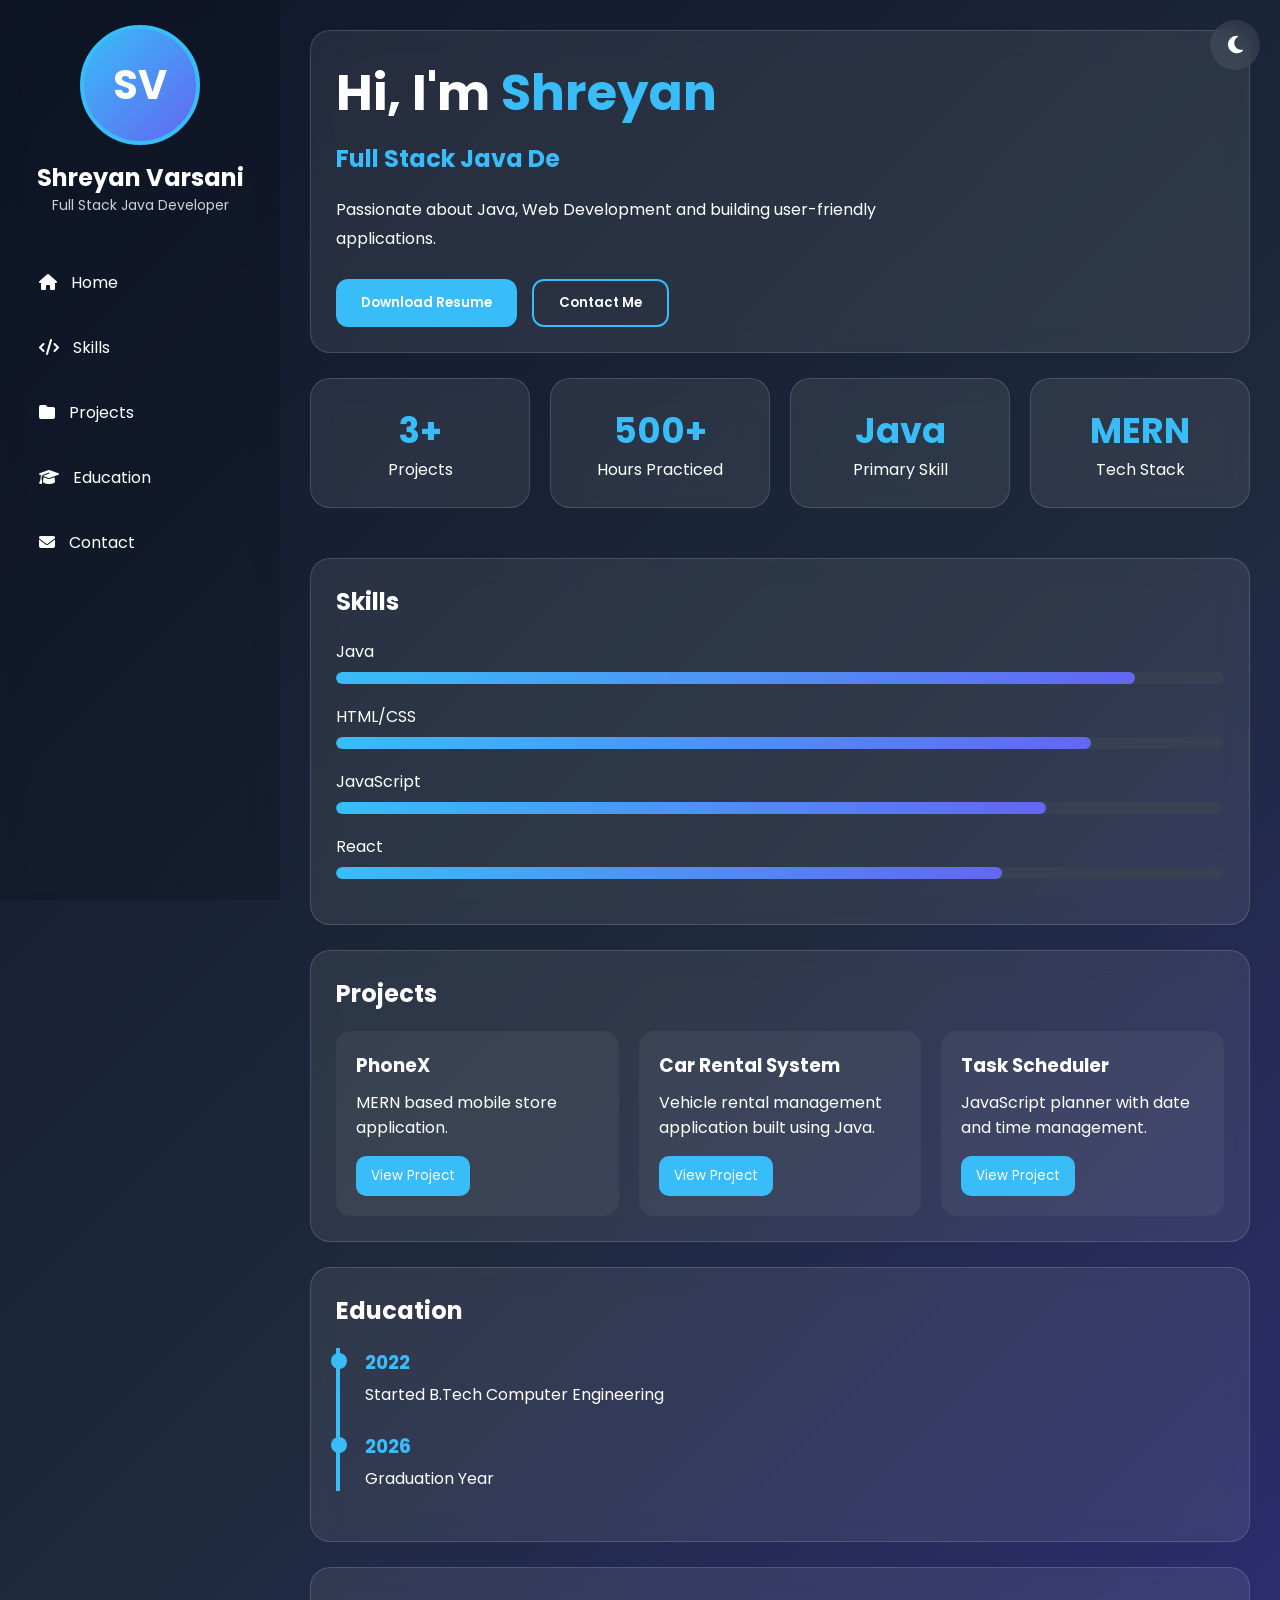
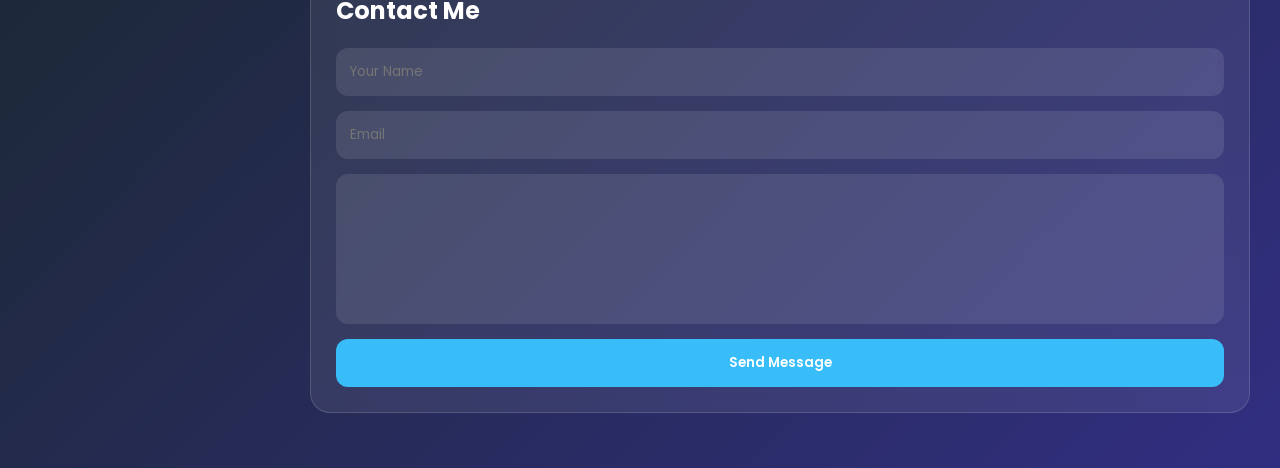
<file: task 1/index.html>
<!DOCTYPE html>
<html lang="en">
<head>
<meta charset="UTF-8">
<meta name="viewport" content="width=device-width, initial-scale=1.0">
<title>Developer Dashboard Portfolio</title>

<link rel="stylesheet" href="style.css">

<link rel="preconnect" href="https://fonts.googleapis.com">
<link href="https://fonts.googleapis.com/css2?family=Poppins:wght@300;400;500;600;700&display=swap" rel="stylesheet">

<link rel="stylesheet"
href="https://cdnjs.cloudflare.com/ajax/libs/font-awesome/6.5.1/css/all.min.css">

</head>
<body>

<div class="theme-toggle">
    <i class="fas fa-moon"></i>
</div>

<div class="container">

    <aside class="sidebar">

        <div class="profile">

            <div class="profile-avatar">
    SV
</div>

            <h2>Shreyan Varsani</h2>

            <p>Full Stack Java Developer</p>

        </div>

        <nav>

            <a href="#home">
                <i class="fas fa-home"></i>
                Home
            </a>

            <a href="#skills">
                <i class="fas fa-code"></i>
                Skills
            </a>

            <a href="#projects">
                <i class="fas fa-folder"></i>
                Projects
            </a>

            <a href="#education">
                <i class="fas fa-graduation-cap"></i>
                Education
            </a>

            <a href="#contact">
                <i class="fas fa-envelope"></i>
                Contact
            </a>

        </nav>

    </aside>

    <main class="content">

        <section id="home" class="hero card">

            <div class="hero-text">

                <h1>
                    Hi, I'm
                    <span>Shreyan</span>
                </h1>

                <h2 id="typing"></h2>

                <p>
                    Passionate about Java,
                    Web Development and
                    building user-friendly applications.
                </p>

                <div class="hero-buttons">

                    <button>
                        Download Resume
                    </button>

                    <button class="outline">
                        Contact Me
                    </button>

                </div>

            </div>

        </section>

        <section class="stats">

            <div class="stat-card card">

                <h3>3+</h3>

                <p>Projects</p>

            </div>

            <div class="stat-card card">

                <h3>500+</h3>

                <p>Hours Practiced</p>

            </div>

            <div class="stat-card card">

                <h3>Java</h3>

                <p>Primary Skill</p>

            </div>

            <div class="stat-card card">

                <h3>MERN</h3>

                <p>Tech Stack</p>

            </div>

        </section>

        <section
        id="skills"
        class="card">

            <h2>Skills</h2>

            <div class="skill">

                <span>Java</span>

                <div class="bar">
                    <div
                    class="fill"
                    style="width:90%">
                    </div>
                </div>

            </div>

            <div class="skill">

                <span>HTML/CSS</span>

                <div class="bar">
                    <div
                    class="fill"
                    style="width:85%">
                    </div>
                </div>

            </div>

            <div class="skill">

                <span>JavaScript</span>

                <div class="bar">
                    <div
                    class="fill"
                    style="width:80%">
                    </div>
                </div>

            </div>

            <div class="skill">

                <span>React</span>

                <div class="bar">
                    <div
                    class="fill"
                    style="width:75%">
                    </div>
                </div>

            </div>

        </section>

        <section
        id="projects"
        class="card">

            <h2>Projects</h2>

            <div class="project-grid">

                <div class="project-card">

                    <h3>PhoneX</h3>

                    <p>
                        MERN based
                        mobile store application.
                    </p>

                    <button>
                        View Project
                    </button>

                </div>

                <div class="project-card">

                    <h3>
                        Car Rental System
                    </h3>

                    <p>
                        Vehicle rental
                        management application
                        built using Java.
                    </p>

                    <button>
                        View Project
                    </button>

                </div>

                <div class="project-card">

                    <h3>
                        Task Scheduler
                    </h3>

                    <p>
                        JavaScript planner
                        with date and time
                        management.
                    </p>

                    <button>
                        View Project
                    </button>

                </div>

            </div>

        </section>

        <section
        id="education"
        class="card">

            <h2>Education</h2>

            <div class="timeline">

                <div class="timeline-item">

                    <h3>2022</h3>

                    <p>
                        Started B.Tech
                        Computer Engineering
                    </p>

                </div>

                <div class="timeline-item">

                    <h3>2026</h3>

                    <p>
                        Graduation Year
                    </p>

                </div>

            </div>

        </section>

        <section
        id="contact"
        class="card">

            <h2>Contact Me</h2>

            <form>

                <input
                type="text"
                placeholder="Your Name">

                <input
                type="email"
                placeholder="Email">

                <textarea
                placeholder="Message">
                </textarea>

                <button>
                    Send Message
                </button>

            </form>

        </section>

    </main>

</div>

<script src="script.js"></script>

</body>
</html>
</file>
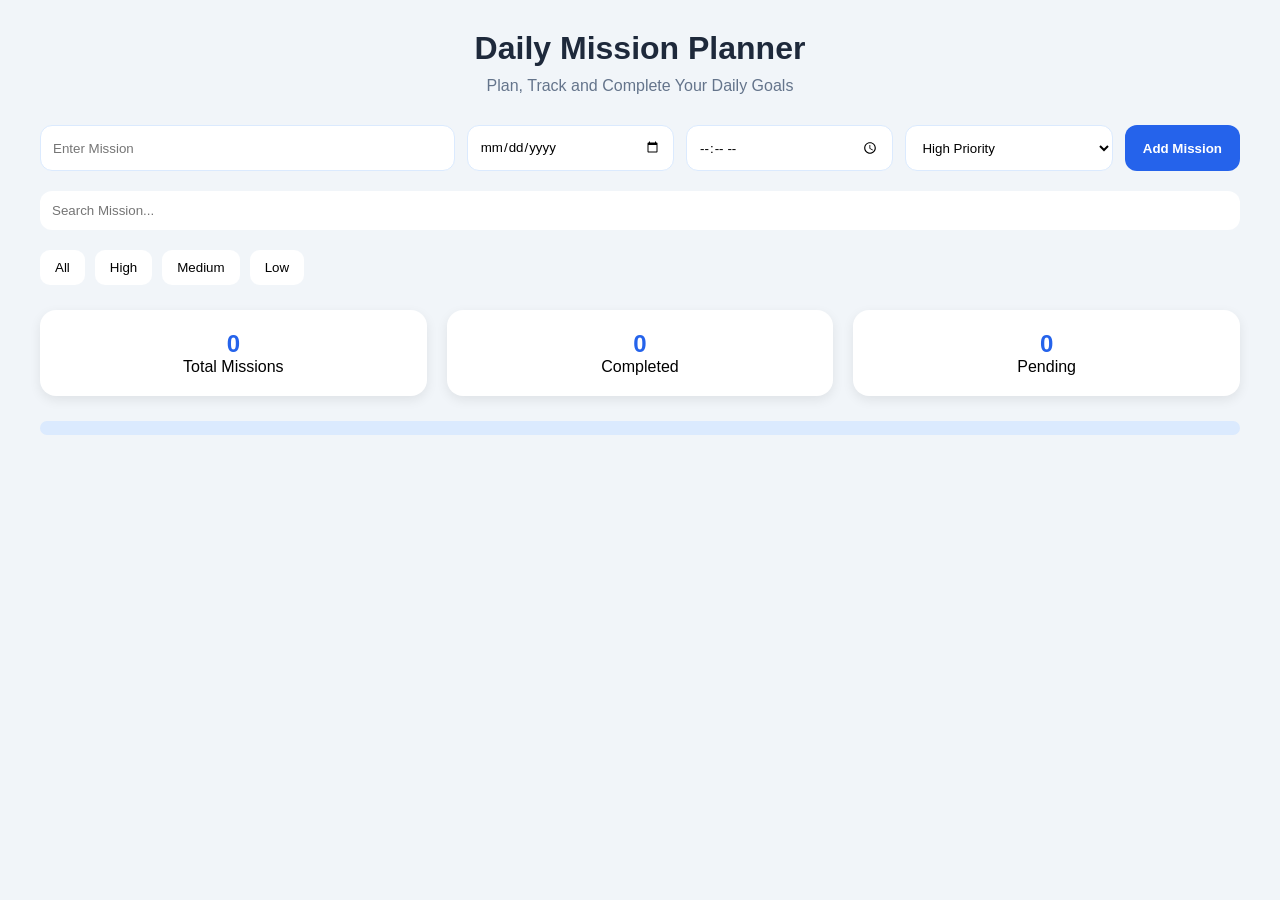
<file: task 2/index.html>
<!DOCTYPE html>
<html lang="en">

<head>
    <meta charset="UTF-8">
    <meta name="viewport"
        content="width=device-width, initial-scale=1.0">

    <title>Mission Planner</title>

    <link rel="stylesheet" href="style.css">

    <link rel="stylesheet"
        href="https://cdnjs.cloudflare.com/ajax/libs/font-awesome/6.5.1/css/all.min.css">
</head>

<body>

    <div class="container">

        <div class="header">

            <h1>
                Daily Mission Planner
            </h1>

            <p>
                Plan, Track and Complete
                Your Daily Goals
            </p>

        </div>

        <div class="top-section">

            <input
                type="text"
                id="taskInput"
                placeholder="Enter Mission">

            <input
                type="date"
                id="taskDate">

            <input
                type="time"
                id="taskTime">

            <select id="priority">

                <option value="high">
                    High Priority
                </option>

                <option value="medium">
                    Medium Priority
                </option>

                <option value="low">
                    Low Priority
                </option>

            </select>

            <button id="addBtn">
                Add Mission
            </button>

        </div>

        <div class="search-area">

            <input
                type="text"
                id="searchInput"
                placeholder="Search Mission...">

        </div>

        <div class="filters">

            <button
                class="filter-btn"
                data-filter="all">
                All
            </button>

            <button
                class="filter-btn"
                data-filter="high">
                High
            </button>

            <button
                class="filter-btn"
                data-filter="medium">
                Medium
            </button>

            <button
                class="filter-btn"
                data-filter="low">
                Low
            </button>

        </div>

        <div class="stats">

            <div class="card">

                <h2 id="totalTasks">
                    0
                </h2>

                <p>
                    Total Missions
                </p>

            </div>

            <div class="card">

                <h2 id="completedTasks">
                    0
                </h2>

                <p>
                    Completed
                </p>

            </div>

            <div class="card">

                <h2 id="pendingTasks">
                    0
                </h2>

                <p>
                    Pending
                </p>

            </div>

        </div>

        <div class="progress-container">

            <div id="progressBar">

            </div>

        </div>

        <ul id="taskList">

        </ul>

    </div>

    <script src="script.js"></script>

</body>

</html>
</file>
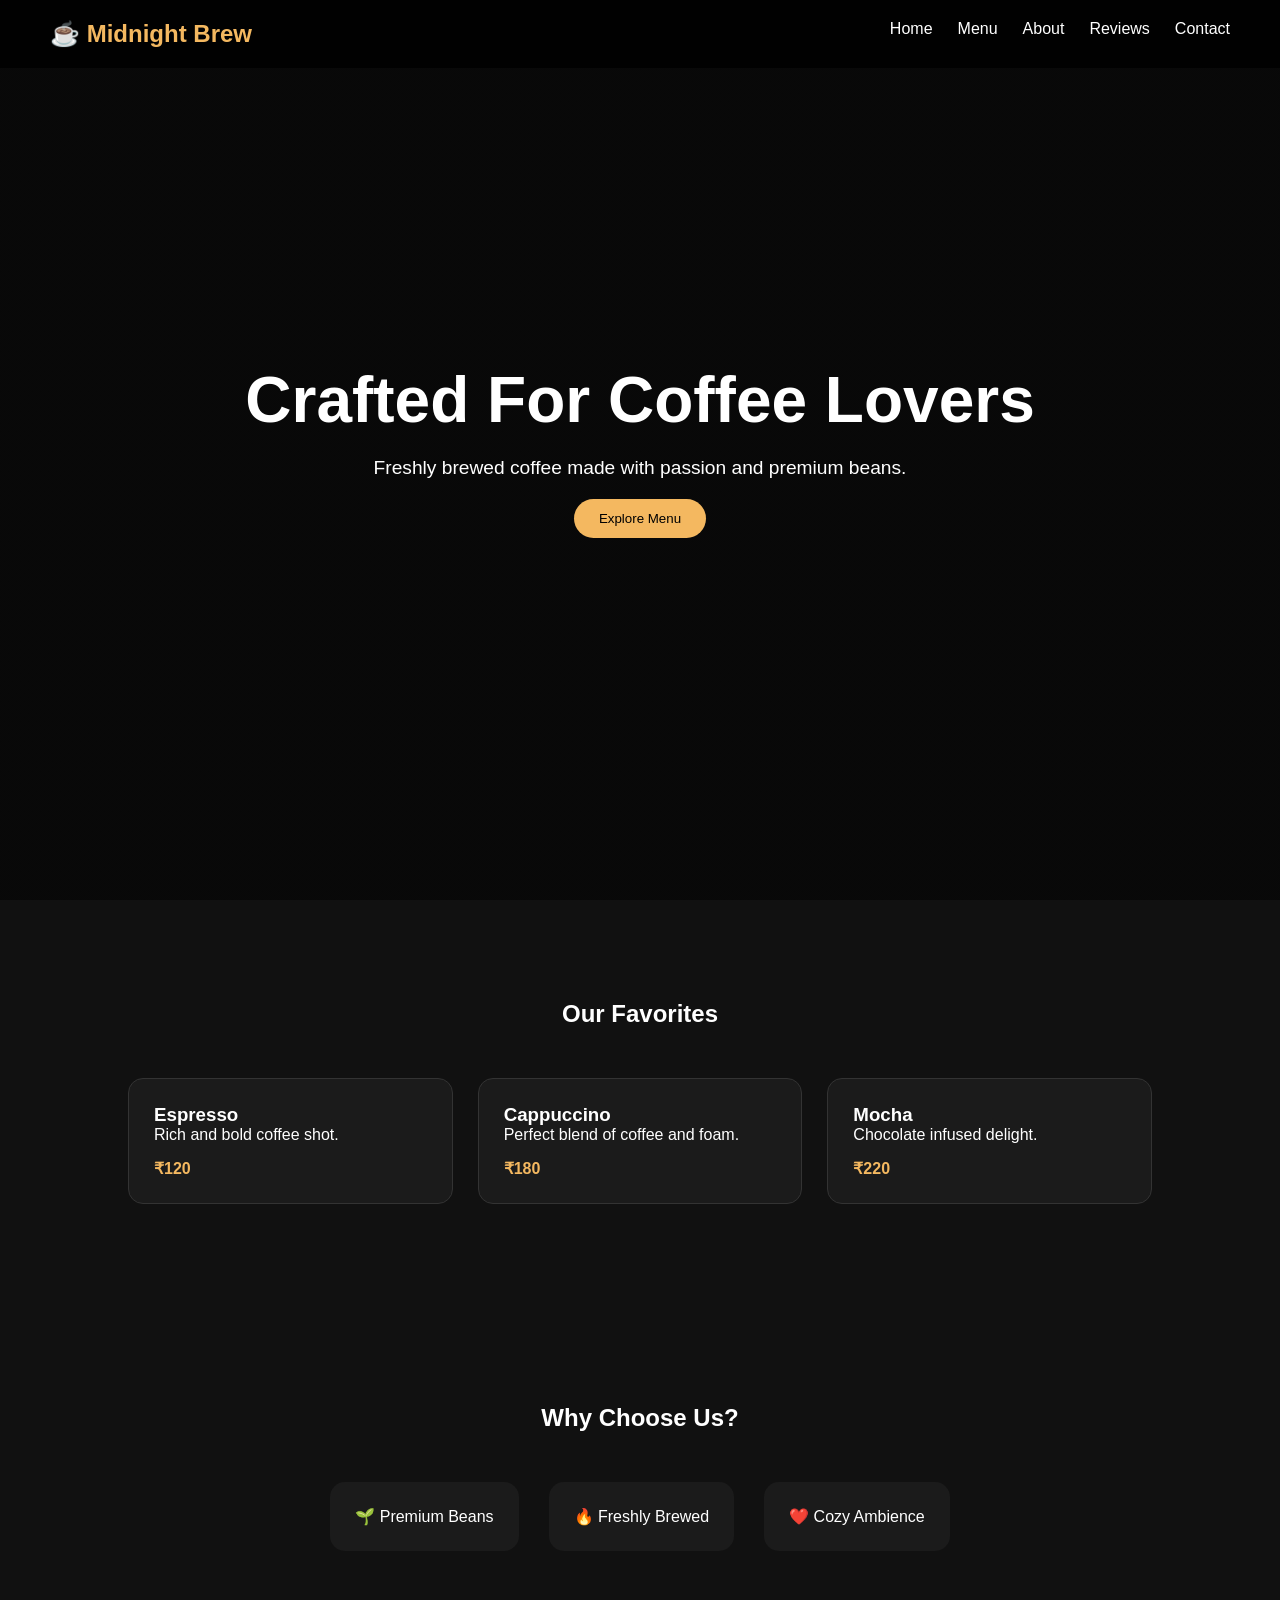
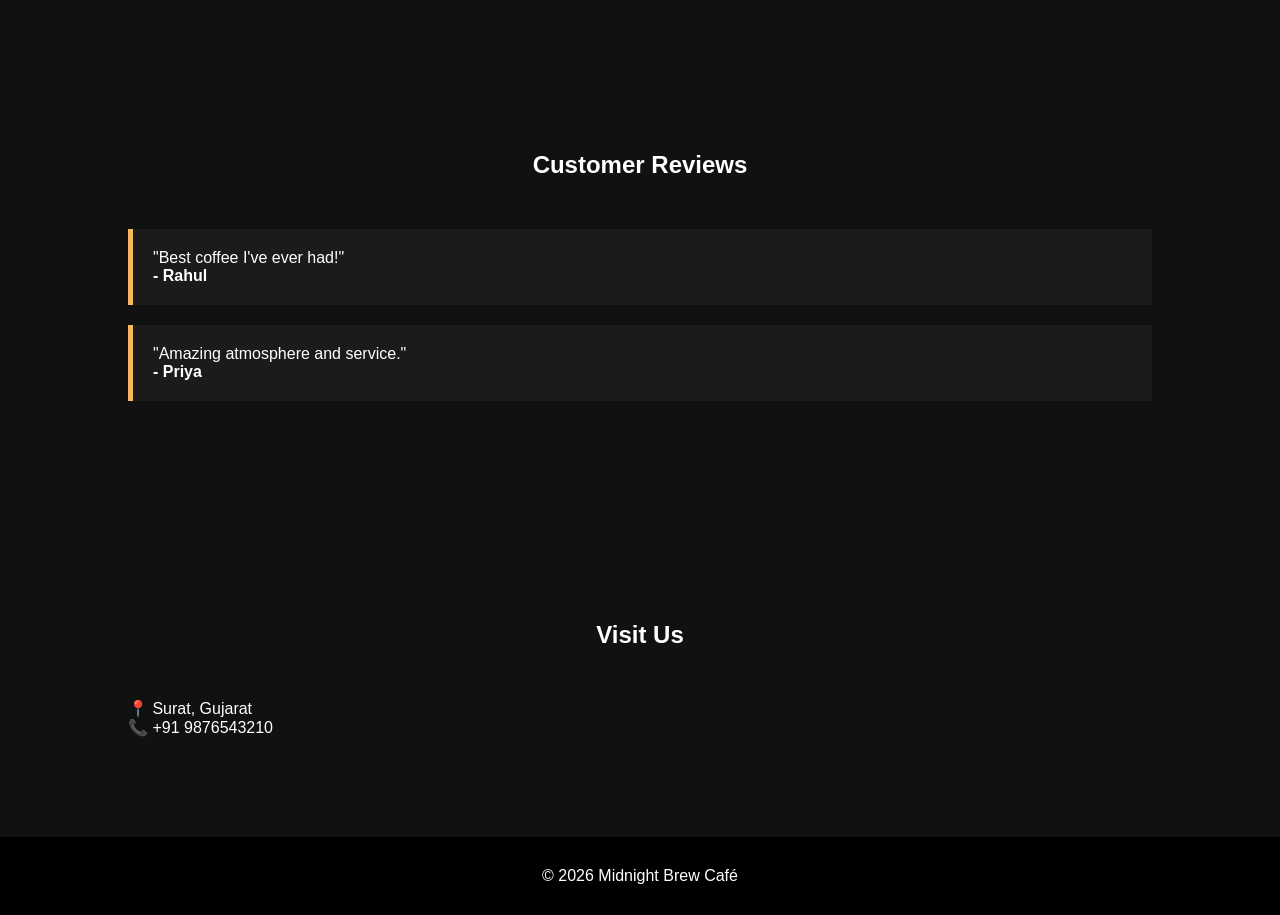
<file: task3/index.html>
<!DOCTYPE html>
<html lang="en">
<head>
    <meta charset="UTF-8">
    <meta name="viewport" content="width=device-width, initial-scale=1.0">
    <title>Midnight Brew Café</title>

    <link rel="stylesheet" href="style.css">
</head>
<body>

<header>

    <nav>
        <div class="logo">
            ☕ Midnight Brew
        </div>

        <ul>
            <li><a href="#home">Home</a></li>
            <li><a href="#menu">Menu</a></li>
            <li><a href="#about">About</a></li>
            <li><a href="#reviews">Reviews</a></li>
            <li><a href="#contact">Contact</a></li>
        </ul>

    </nav>

</header>

<section id="home" class="hero">

    <div class="hero-content">

        <h1>
            Crafted For Coffee Lovers
        </h1>

        <p>
            Freshly brewed coffee made
            with passion and premium beans.
        </p>

        <button>
            Explore Menu
        </button>

    </div>

</section>

<section id="menu">

    <h2>Our Favorites</h2>

    <div class="menu-grid">

        <div class="card">
            <h3>Espresso</h3>
            <p>Rich and bold coffee shot.</p>
            <span>₹120</span>
        </div>

        <div class="card">
            <h3>Cappuccino</h3>
            <p>Perfect blend of coffee and foam.</p>
            <span>₹180</span>
        </div>

        <div class="card">
            <h3>Mocha</h3>
            <p>Chocolate infused delight.</p>
            <span>₹220</span>
        </div>

    </div>

</section>

<section id="about">

    <h2>Why Choose Us?</h2>

    <div class="features">

        <div class="feature">
            🌱 Premium Beans
        </div>

        <div class="feature">
            🔥 Freshly Brewed
        </div>

        <div class="feature">
            ❤️ Cozy Ambience
        </div>

    </div>

</section>

<section id="reviews">

    <h2>Customer Reviews</h2>

    <div class="review-box">

        <p>
            "Best coffee I've ever had!"
        </p>

        <h4>- Rahul</h4>

    </div>

    <div class="review-box">

        <p>
            "Amazing atmosphere and service."
        </p>

        <h4>- Priya</h4>

    </div>

</section>

<section id="contact">

    <h2>Visit Us</h2>

    <p>📍 Surat, Gujarat</p>

    <p>📞 +91 9876543210</p>

</section>

<footer>

    <p>
        © 2026 Midnight Brew Café
    </p>

</footer>

<script src="script.js"></script>

</body>
</html>
</file>
<file: task 1/style.css>
*{
margin:0;
padding:0;
box-sizing:border-box;
font-family:'Poppins',sans-serif;
scroll-behavior:smooth;
}

:root{
--bg:#0f172a;
--card:rgba(255,255,255,.08);
--text:#ffffff;
--accent:#38bdf8;
--border:rgba(255,255,255,.15);
}

body.light{
--bg:#f3f4f6;
--card:#ffffff;
--text:#111827;
--accent:#2563eb;
--border:#d1d5db;
}

body{
background:linear-gradient(
135deg,
#0f172a,
#1e293b,
#312e81
);
color:var(--text);
min-height:100vh;
transition:.4s;
}

body.light{
background:#f3f4f6;
}

.theme-toggle{
position:fixed;
top:20px;
right:20px;
width:50px;
height:50px;
display:flex;
justify-content:center;
align-items:center;
border-radius:50%;
background:var(--card);
backdrop-filter:blur(10px);
cursor:pointer;
font-size:20px;
z-index:999;
}

.container{
display:flex;
min-height:100vh;
}

.sidebar{
width:280px;
padding:25px;
position:sticky;
top:0;
height:100vh;
background:rgba(0,0,0,.15);
backdrop-filter:blur(12px);
}

.profile{
text-align:center;
}

.profile img{
width:120px;
height:120px;
border-radius:50%;
border:4px solid var(--accent);
}

.profile h2{
margin-top:15px;
}

.profile p{
opacity:.8;
font-size:14px;
}

nav{
margin-top:40px;
display:flex;
flex-direction:column;
gap:12px;
}

nav a{
text-decoration:none;
color:var(--text);
padding:14px;
border-radius:12px;
transition:.3s;
}

nav a:hover{
background:var(--accent);
transform:translateX(8px);
}

nav i{
margin-right:10px;
}

.content{
flex:1;
padding:30px;
}

.card{
background:var(--card);
backdrop-filter:blur(12px);
border:1px solid var(--border);
border-radius:20px;
padding:25px;
margin-bottom:25px;
}

.hero{
display:flex;
align-items:center;
min-height:300px;
}

.hero h1{
font-size:50px;
margin-bottom:10px;
}

.hero span{
color:var(--accent);
}

.hero h2{
height:40px;
color:var(--accent);
margin-bottom:15px;
}

.hero p{
max-width:600px;
line-height:1.8;
}

.hero-buttons{
margin-top:25px;
display:flex;
gap:15px;
}

.hero-buttons button{
padding:12px 25px;
border:none;
border-radius:12px;
cursor:pointer;
font-weight:600;
transition:.3s;
}

.hero-buttons button:first-child{
background:var(--accent);
color:white;
}

.outline{
background:transparent;
border:2px solid var(--accent) !important;
color:var(--text);
}

.hero-buttons button:hover{
transform:translateY(-4px);
}

.stats{
display:grid;
grid-template-columns:
repeat(4,1fr);
gap:20px;
margin-bottom:25px;
}

.stat-card{
text-align:center;
transition:.3s;
}

.stat-card:hover{
transform:translateY(-8px);
}

.stat-card h3{
font-size:35px;
color:var(--accent);
}

#skills h2,
#projects h2,
#education h2,
#contact h2{
margin-bottom:20px;
}

.skill{
margin-bottom:20px;
}

.skill span{
display:block;
margin-bottom:8px;
}

.bar{
height:12px;
background:#374151;
border-radius:20px;
overflow:hidden;
}

.fill{
height:100%;
background:linear-gradient(
90deg,
#38bdf8,
#6366f1
);
border-radius:20px;
animation:grow 2s ease;
}

@keyframes grow{

from{
width:0;
}

}

.project-grid{
display:grid;
grid-template-columns:
repeat(auto-fit,minmax(250px,1fr));
gap:20px;
}

.project-card{
background:rgba(255,255,255,.05);
padding:20px;
border-radius:15px;
transition:.3s;
}

.project-card:hover{
transform:translateY(-8px);
}

.project-card h3{
margin-bottom:10px;
}

.project-card p{
margin-bottom:15px;
line-height:1.6;
}

.project-card button{
padding:10px 15px;
background:var(--accent);
border:none;
border-radius:10px;
color:white;
cursor:pointer;
}

.timeline{
border-left:4px solid var(--accent);
padding-left:25px;
}

.timeline-item{
margin-bottom:25px;
position:relative;
}

.timeline-item::before{
content:"";
width:16px;
height:16px;
background:var(--accent);
border-radius:50%;
position:absolute;
left:-34px;
top:5px;
}

.timeline-item h3{
color:var(--accent);
margin-bottom:5px;
}

form{
display:flex;
flex-direction:column;
gap:15px;
}

input,
textarea{
padding:14px;
border:none;
outline:none;
border-radius:12px;
background:rgba(255,255,255,.1);
color:var(--text);
}

textarea{
height:150px;
resize:none;
}

form button{
padding:14px;
background:var(--accent);
border:none;
border-radius:12px;
color:white;
cursor:pointer;
font-weight:600;
}

@media(max-width:992px){

.stats{
grid-template-columns:
repeat(2,1fr);
}

.hero h1{
font-size:40px;
}

}

@media(max-width:768px){

.container{
flex-direction:column;
}

.sidebar{
width:100%;
height:auto;
position:relative;
}

nav{
flex-direction:row;
overflow:auto;
}

nav a{
white-space:nowrap;
}

.content{
padding:15px;
}

.stats{
grid-template-columns:1fr;
}

.hero{
text-align:center;
}

.hero-buttons{
justify-content:center;
flex-wrap:wrap;
}

.hero h1{
font-size:32px;
}

}
.profile-avatar{
width:120px;
height:120px;
border-radius:50%;
background:linear-gradient(135deg,#38bdf8,#6366f1);
display:flex;
justify-content:center;
align-items:center;
font-size:40px;
font-weight:bold;
margin:auto;
border:4px solid var(--accent);
color:white;
}
</file>
<file: task 2/style.css>
*{
margin:0;
padding:0;
box-sizing:border-box;
font-family:'Segoe UI',sans-serif;
}

body{
background:#f1f5f9;
min-height:100vh;
padding:30px;
}

.container{
max-width:1200px;
margin:auto;
}

.header{
text-align:center;
margin-bottom:30px;
}

.header h1{
color:#1e293b;
margin-bottom:10px;
}

.header p{
color:#64748b;
}

.top-section{
display:grid;
grid-template-columns:
2fr 1fr 1fr 1fr auto;
gap:12px;
margin-bottom:20px;
}

.top-section input,
.top-section select{
padding:12px;
border:1px solid #dbeafe;
border-radius:12px;
outline:none;
background:white;
}

#addBtn{
background:#2563eb;
color:white;
border:none;
padding:12px 18px;
border-radius:12px;
cursor:pointer;
font-weight:600;
}

#addBtn:hover{
background:#1d4ed8;
}

.search-area{
margin-bottom:20px;
}

.search-area input{
width:100%;
padding:12px;
border:none;
border-radius:12px;
background:white;
}

.filters{
display:flex;
gap:10px;
margin-bottom:25px;
flex-wrap:wrap;
}

.filter-btn{
padding:10px 15px;
border:none;
background:white;
border-radius:10px;
cursor:pointer;
}

.filter-btn:hover{
background:#2563eb;
color:white;
}

.stats{
display:grid;
grid-template-columns:
repeat(3,1fr);
gap:20px;
margin-bottom:25px;
}

.card{
background:white;
padding:20px;
border-radius:16px;
text-align:center;
box-shadow:0 4px 12px rgba(0,0,0,.08);
}

.card h2{
color:#2563eb;
}

.progress-container{
height:14px;
background:#dbeafe;
border-radius:20px;
overflow:hidden;
margin-bottom:25px;
}

#progressBar{
height:100%;
width:0%;
background:#22c55e;
transition:.5s;
}

#taskList{
list-style:none;
}

.task{
background:white;
padding:18px;
border-radius:16px;
margin-bottom:15px;
display:flex;
justify-content:space-between;
align-items:center;
box-shadow:0 4px 10px rgba(0,0,0,.08);
}

.task-info{
flex:1;
}

.task-title{
font-size:18px;
font-weight:600;
margin-bottom:6px;
}

.task-meta{
font-size:14px;
color:#64748b;
}

.countdown{
margin-top:8px;
font-size:13px;
font-weight:600;
}

.high{
border-left:6px solid #ef4444;
}

.medium{
border-left:6px solid #f59e0b;
}

.low{
border-left:6px solid #22c55e;
}

.completed{
text-decoration:line-through;
opacity:.6;
}

.actions{
display:flex;
gap:10px;
}

.complete-btn{
background:#22c55e;
color:white;
border:none;
padding:10px 14px;
border-radius:10px;
cursor:pointer;
}

.delete-btn{
background:#ef4444;
color:white;
border:none;
padding:10px 14px;
border-radius:10px;
cursor:pointer;
}

.overdue{
color:#ef4444;
}

@media(max-width:900px){

.top-section{
grid-template-columns:1fr;
}

.stats{
grid-template-columns:1fr;
}

.task{
flex-direction:column;
align-items:flex-start;
gap:15px;
}

.actions{
width:100%;
justify-content:flex-end;
}
}
</file>
<file: task3/style.css>
*{
    margin:0;
    padding:0;
    box-sizing:border-box;
    font-family:'Poppins',sans-serif;
}

html{
    scroll-behavior:smooth;
}

body{
    background:#111;
    color:white;
}

nav{
    position:fixed;
    width:100%;
    top:0;
    display:flex;
    justify-content:space-between;
    padding:20px 50px;
    background:rgba(0,0,0,0.8);
    backdrop-filter:blur(10px);
    z-index:100;
}

.logo{
    font-size:24px;
    font-weight:bold;
    color:#f4b860;
}

nav ul{
    display:flex;
    list-style:none;
    gap:25px;
}

nav a{
    color:white;
    text-decoration:none;
}

.hero{
    height:100vh;
    background:
    linear-gradient(
        rgba(0,0,0,0.5),
        rgba(0,0,0,0.5)
    ),
    url(
    "https://images.unsplash.com/photo-1495474472287-4d71bcdd2085"
    );

    background-size:cover;
    background-position:center;

    display:flex;
    justify-content:center;
    align-items:center;
}

.hero-content{
    text-align:center;
}

.hero h1{
    font-size:4rem;
}

.hero p{
    margin:20px 0;
    font-size:1.2rem;
}

.hero button{
    padding:12px 25px;
    border:none;
    background:#f4b860;
    border-radius:30px;
    cursor:pointer;
    transition:.3s;
}

.hero button:hover{
    transform:translateY(-5px);
}

section{
    padding:100px 10%;
}

h2{
    text-align:center;
    margin-bottom:50px;
}

.menu-grid{
    display:grid;
    grid-template-columns:
    repeat(auto-fit,minmax(250px,1fr));
    gap:25px;
}

.card{
    background:#1b1b1b;
    padding:25px;
    border-radius:15px;
    transition:.3s;
    border:1px solid #333;
}

.card:hover{
    transform:translateY(-10px);
    box-shadow:0 10px 25px rgba(244,184,96,.4);
}

.card span{
    display:block;
    margin-top:15px;
    color:#f4b860;
    font-weight:bold;
}

.features{
    display:flex;
    justify-content:center;
    gap:30px;
    flex-wrap:wrap;
}

.feature{
    background:#1b1b1b;
    padding:25px;
    border-radius:15px;
}

.review-box{
    background:#1b1b1b;
    padding:20px;
    border-left:5px solid #f4b860;
    margin-bottom:20px;
}

footer{
    text-align:center;
    padding:30px;
    background:black;
}

@media(max-width:768px){

    nav{
        flex-direction:column;
        gap:15px;
    }

    nav ul{
        flex-wrap:wrap;
        justify-content:center;
    }

    .hero h1{
        font-size:2.5rem;
    }
}
</file>
